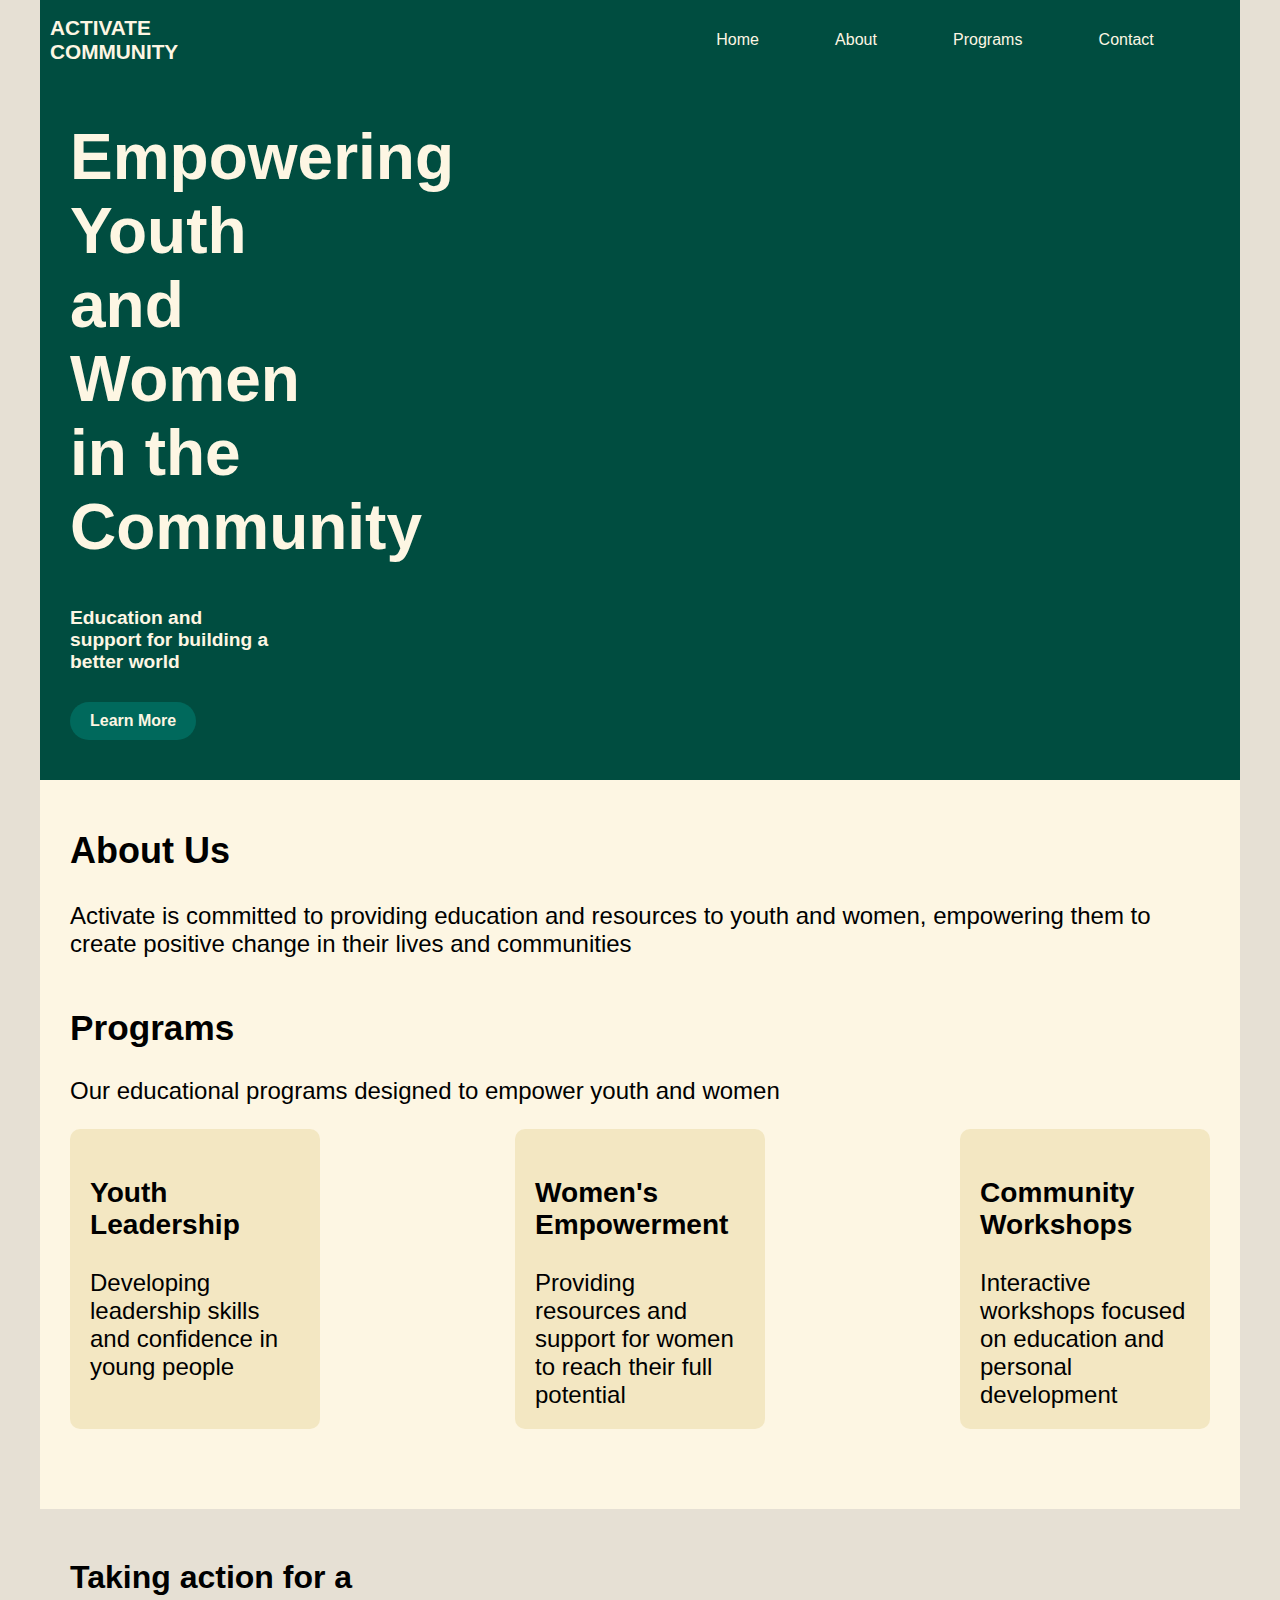
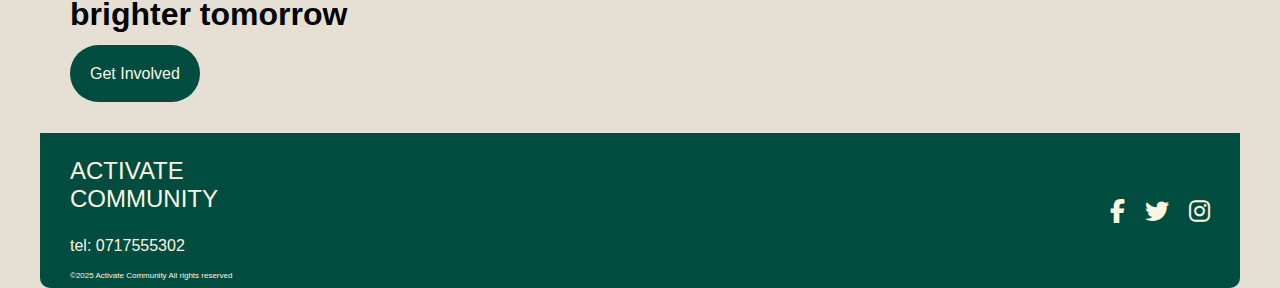
<file: index.html>
<!DOCTYPE html>
<html lang="en">
    <head>
        <meta charset="UTF-8" />
        <title>Activate Community</title>
        <link rel="stylesheet" href="styles.css" />
        <link rel="stylesheet" href="https://cdnjs.cloudflare.com/ajax/libs/font-awesome/6.5.0/css/all.min.css">
    </head>
    <body>
        <header id="head">
            <P>ACTIVATE COMMUNITY</P>
            <nav>
                <a href="#Home">Home</a>
                <a href="#About">About</a>
                <a href="#Programs">Programs</a>
                <a href="#Contact">Contact</a>
            </nav>
        </header>
        <main>
            <section id="Home">
            <h1>Empowering Youth and Women in the Community</h1>
            <p>Education and support for building a better world</p>
            <a href="learn_more.html">Learn More</a>
            </section>
            <section id="About">
                <h2>About Us</h2>
                <p>Activate is committed to providing education and resources to youth and women, empowering them to create positive change in their lives and communities</p>
            </section>
            <section id="Programs">
                <h2>Programs</h2>
                <p>Our educational programs designed to empower youth and women</p>
                <div class="flex">
                <div>
                    <h3>Youth Leadership</h3>
                    <p>Developing leadership skills and confidence in young people</p>
                </div>
                <div>
                    <h3>Women's Empowerment</h3>
                    <p>Providing resources and support for women to reach their full potential</p>
                </div>
                <div>
                    <h3>Community Workshops</h3>
                    <p>Interactive workshops focused on education and personal development</p>
                </div>
                </div>
            </section>
            </main>
            <div class="extra">
                <p>Taking action for a brighter tomorrow</p>
                <a href="join.html">Get Involved</a>
            </div>
            <footer id="Contact">
                <div class="info">
                <p>ACTIVATE COMMUNITY</p>
                <p>tel: 0717555302</p>
                <p>©2025 Activate Community All rights reserved</p>
                </div>
                <div class="icons">
                <i class="fa-brands fa-facebook-f"></i>
                <i class="fa-brands fa-twitter"></i>
                <i class="fa-brands fa-instagram"></i>
                </div>
            </footer>
    </body>
</html>
</file>
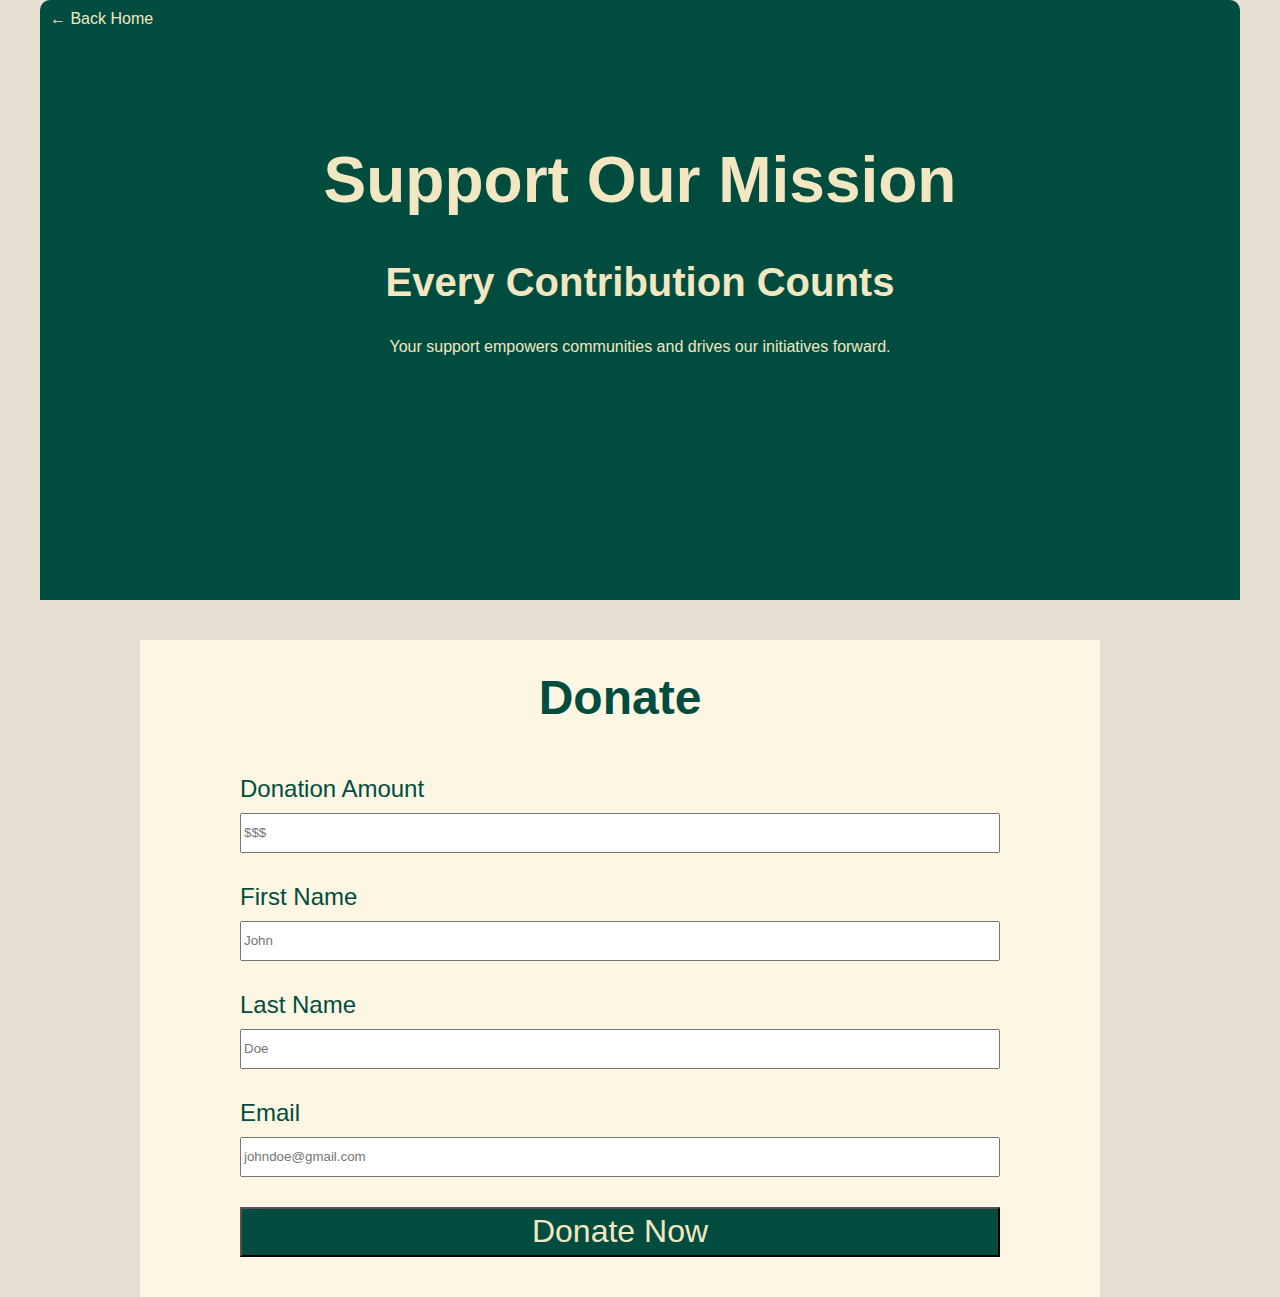
<file: Donate.html>
<!DOCTYPE html>
<html lang="en">
    <head>
        <title>Donate</title>
        <meta charset="utf-8">
        <meta name="viewport" content="width=device-width, initial-scale=1.0">
        <link rel="stylesheet" href="styles.css">
    </head>
    <body>
        <header class="donation_intro">
          <a href="index.html" class="back-home">← Back Home</a>
          <h1>Support Our Mission</h1>
          <h2>Every Contribution Counts</h2>
          <p>Your support empowers communities and drives our initiatives forward.</p>
        </header>
        <main id="donate_main">
            <h2>Donate</h2>
            <form class="donate_form">
                <label for="amount">Donation Amount</label>
                <input id="amount" type="number" name="amount" required placeholder="$$$">
                <label for="first_name">First Name</label>
                <input id="first_name" type="text" name="first_name" placeholder="John" required>
                <label for="last_name">Last Name</label>
                <input id="last_name" type="text" name="last_name" placeholder="Doe">
                <label for="email">Email</label>
                <input id="email" type="email" name="email" required placeholder="johndoe@gmail.com">
                <button type="submit">Donate Now</button>
            </form>
        </main>
    </body>
</html>
</file>
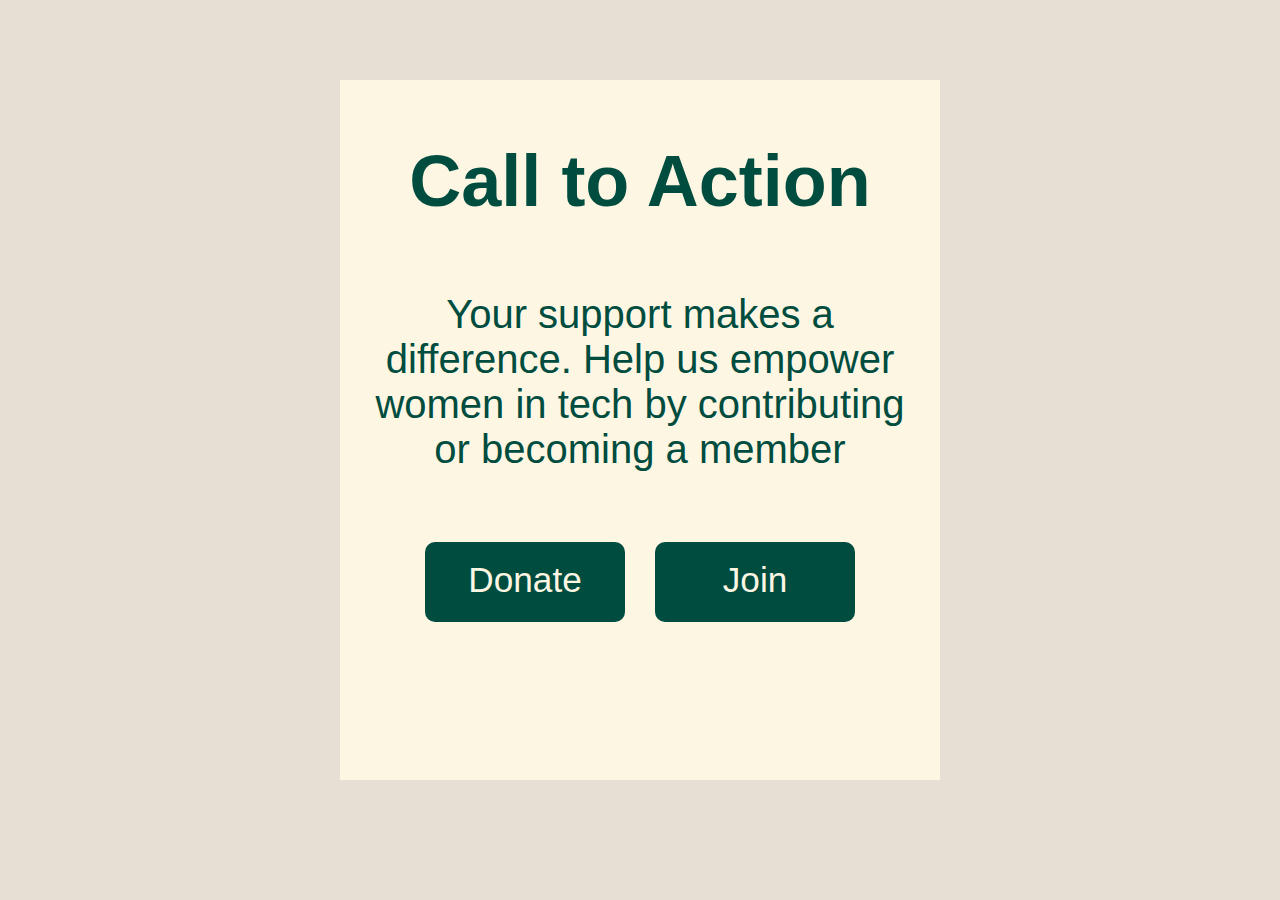
<file: Join.html>
<!DOCTYPE html>
<html lang="en">
    <head>
        <title>Take Action</title>
        <meta charset="utf-8">
        <meta name="viewport" content="width=device-width, initial-scale=1.0">
        <link rel="stylesheet" href="styles.css">
    </head>
    <body>
        <main id="join_main">
            <div id="join">
                <h2>Call to Action</h2>
                <p>Your support makes a difference. Help us empower women in tech by contributing or becoming a member</p>
                <div id="join_links">
                <a href="Donate.html">Donate</a>
                <a href="join2.html">Join</a>
                </div>
            </div>
        </main>
    </body>
</html>
</file>
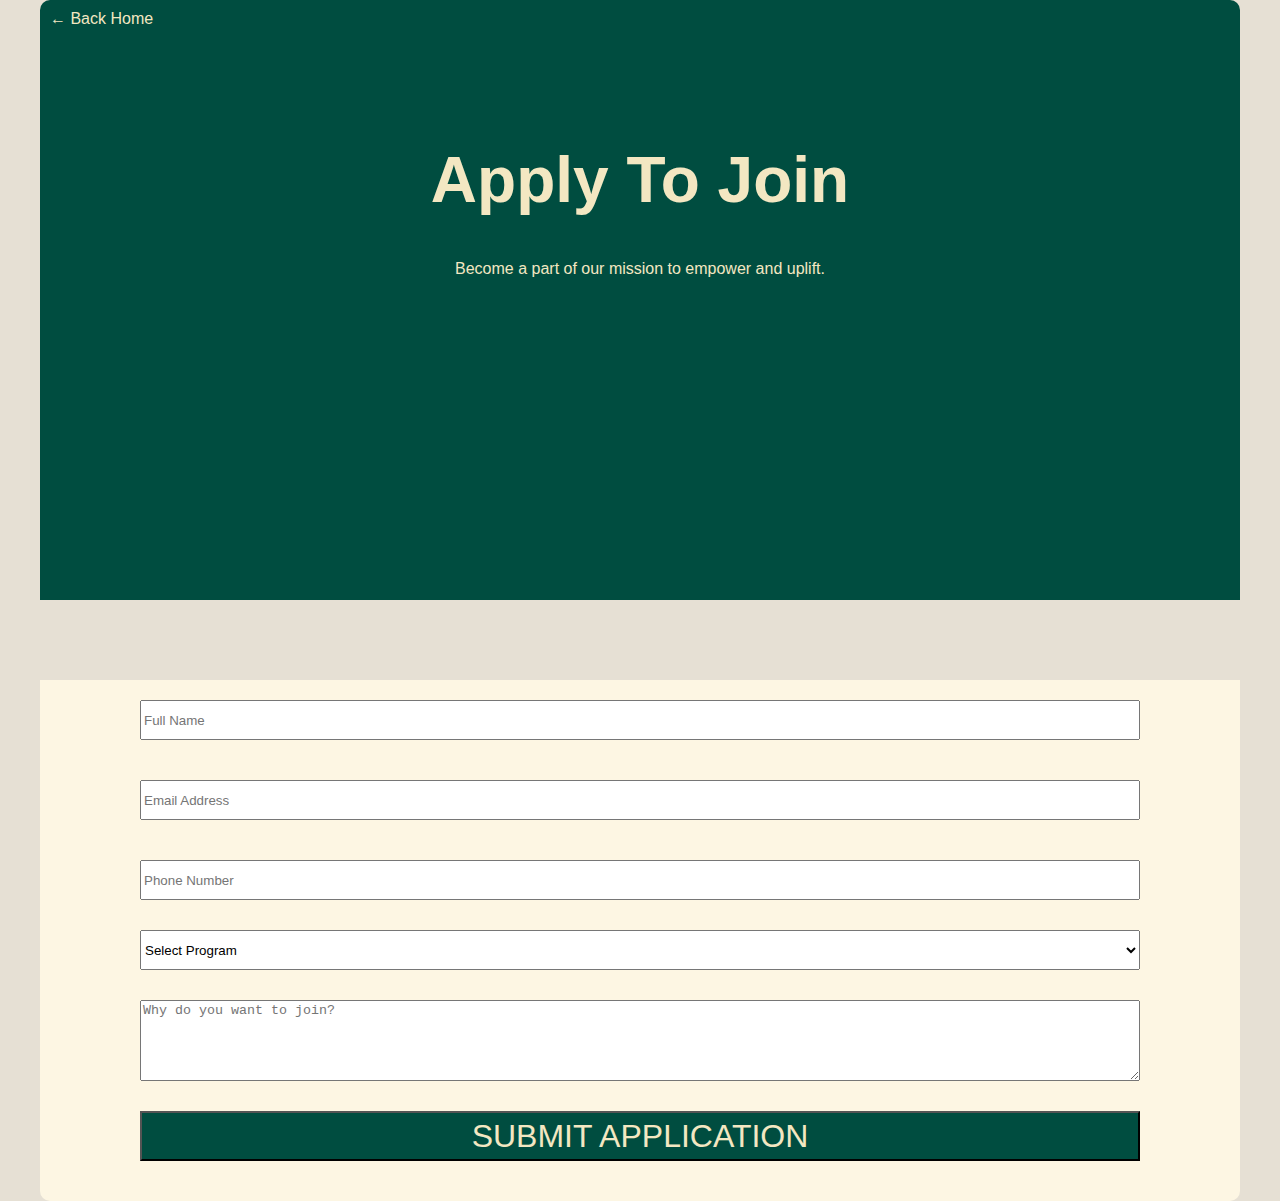
<file: join2.html>
<!DOCTYPE html>
<html lang="en">
    <head>
        <title>Join</title>
        <meta charset="utf-8">
        <meta name="viewport" content="width=device-width, initial-scale=1.0">
        <link rel="stylesheet" href="styles.css">
    </head>
    <body class="join2">
        <header id="join2_intro">
            <a href="index.html" class="back-home">← Back Home</a>
            <h1>Apply To Join</h1>
            <p>Become a part of our mission to empower and uplift.</p>
        </header>
        <main id="join2_main">
            <form>
                <input name="full_name" type="text" placeholder="Full Name" required>
                <input name="email" type="email" placeholder="Email Address" required>
                <input name="number" type="number" placeholder="Phone Number" required>
                <select id="options" name="options">
                    <option disabled selected>Select Program</option>
                </select>
                <textarea name="why" rows="5" cols="40" placeholder="Why do you want to join?"></textarea>
                <button type="submit" name="submit">SUBMIT APPLICATION</button>
            </form>
        </main>
    </body>
</html>
</file>
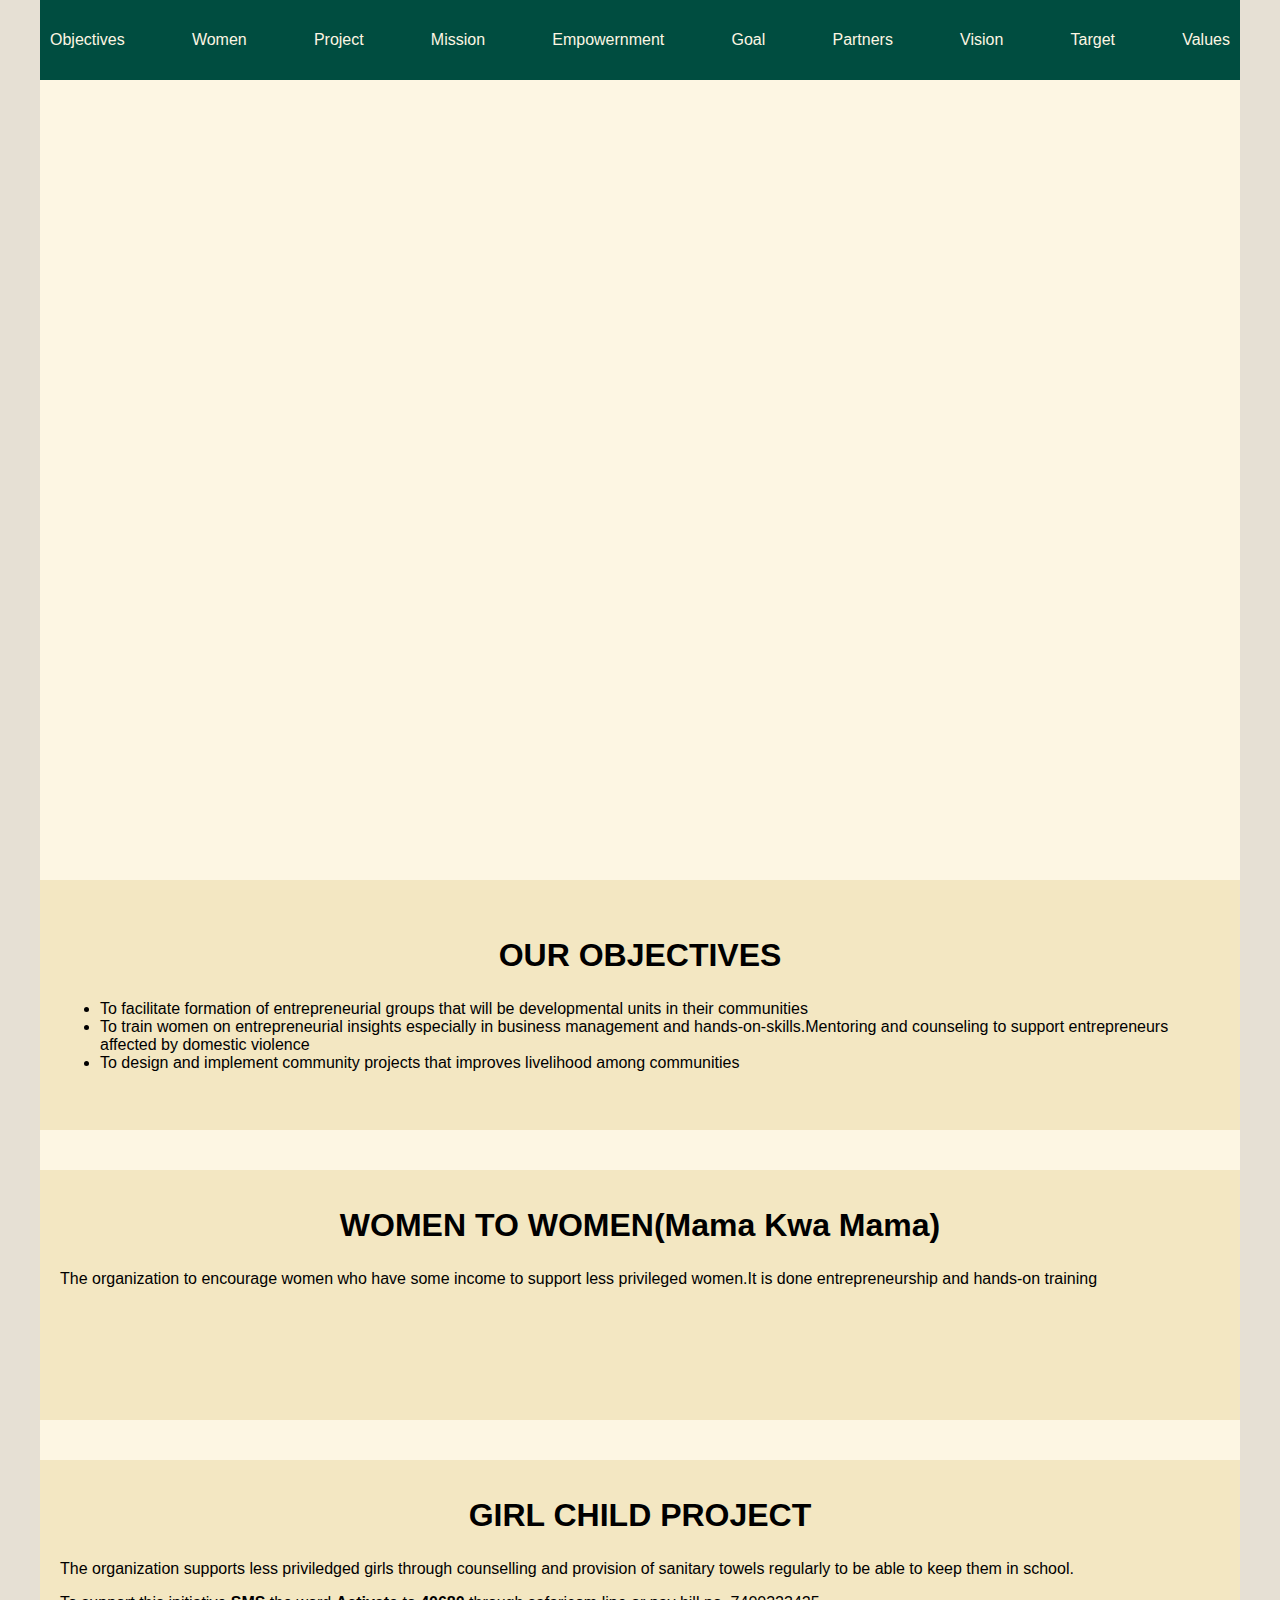
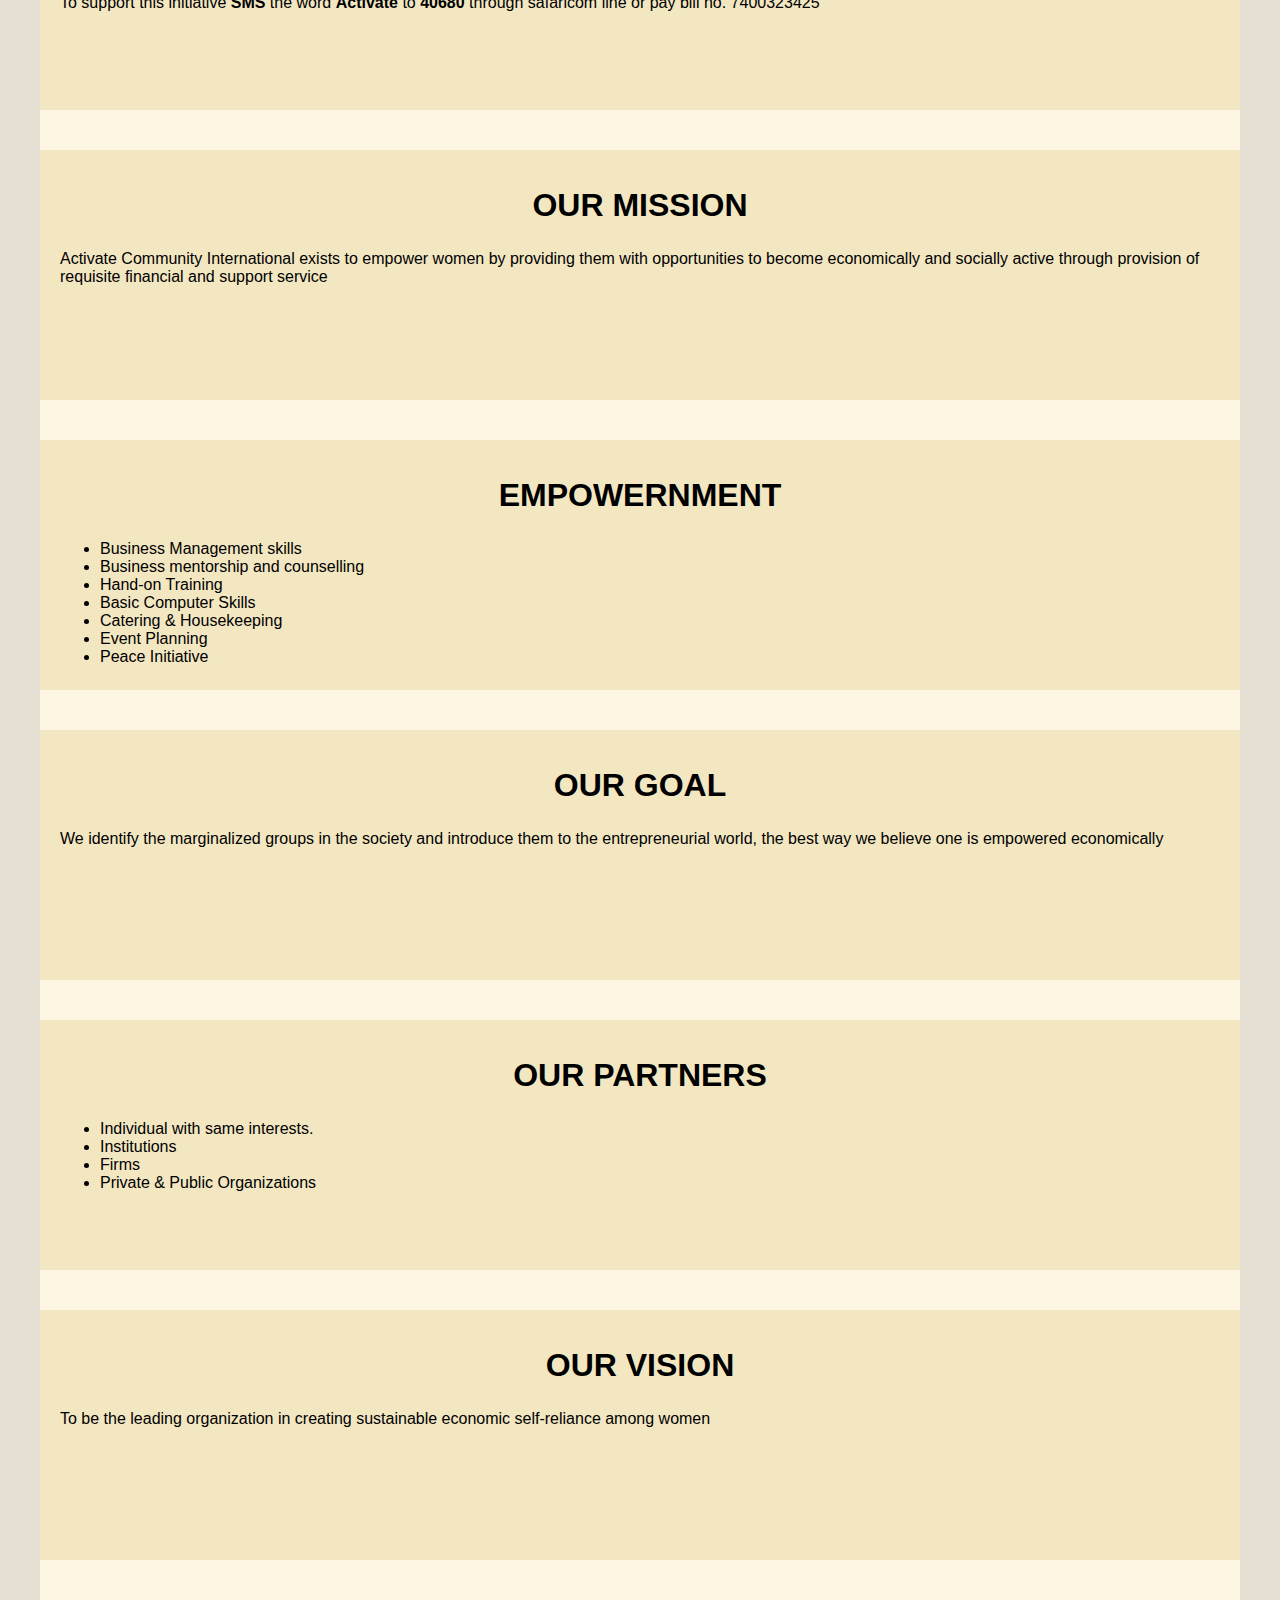
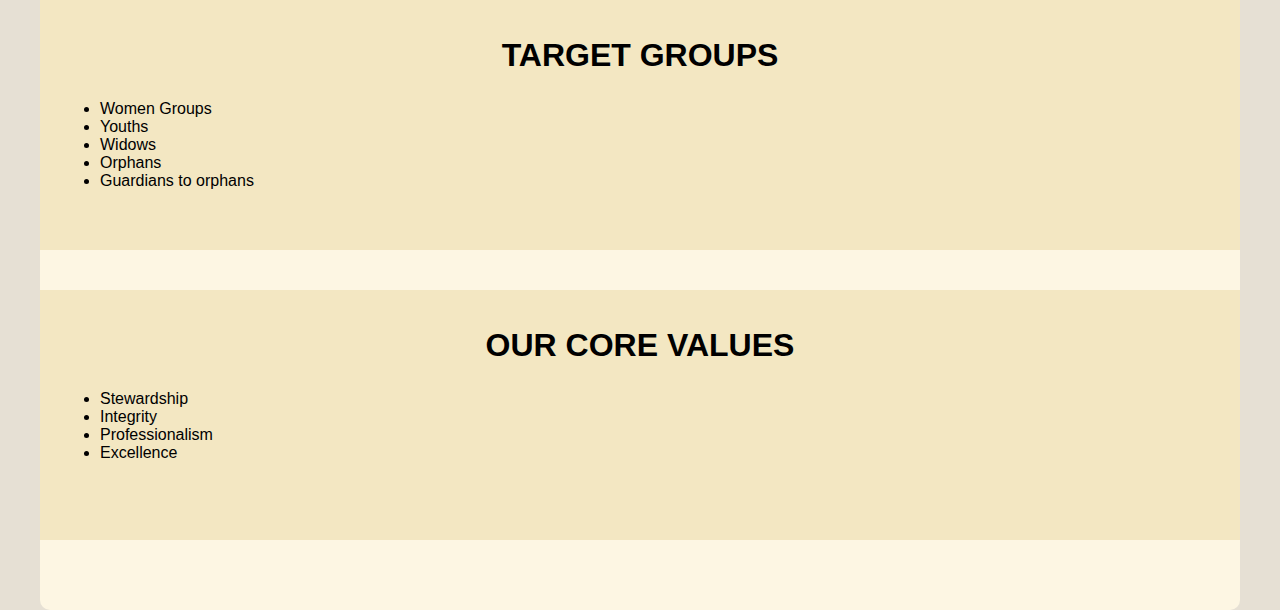
<file: learn_more.html>
<!DOCTYPE html>
<html lang="en">
    <head>
        <meta charset="UTF-8">
        <meta name="viewport" content="width=device-width, initial-scale=1.0">
        <title>Learn-more</title>
        <link rel="stylesheet" href="styles.css">
        <link href="https://fonts.googleapis.com/css2?family=Mogra&family=Passions+Conflict&family=Petit+Formal+Script&display=swap" rel="stylesheet">
    </head>
    <body>
        <header id="learn_head">
           <nav id="learn_links">
            <a href="#objectives">Objectives</a>
            <a href="#women">Women</a>
            <a href="#project">Project</a>
            <a href="#mission">Mission</a>
            <a href="#empowernment">Empowernment</a>
            <a href="#goal">Goal</a>
            <a href="#partners">Partners</a>
            <a href="#vision">Vision</a>
            <a href="#target">Target</a>
            <a href="#values">Values</a>
           </nav> 
        </header>
        <main id="learn_main">
            <section id="heading">
                <h1>ACTIVATE COMMUNITY INTERNATIONAL</h1>
                <p>Releasing Potentials</p>
            </section>
            <div class="learn_section">
            <section id="objectives">
                <h2>OUR OBJECTIVES</h2>
                <ul>
                    <li>To facilitate formation of entrepreneurial groups that will be developmental units in their communities</li>
                    <li>To train women on entrepreneurial insights especially in business management and hands-on-skills.Mentoring and counseling to support entrepreneurs affected by domestic violence</li>
                    <li>To design and implement community projects that improves livelihood among communities</li>
                </ul>
            </section>
            <section id="women">
                <h2>WOMEN TO WOMEN(Mama Kwa Mama)</h2>
                <p>The organization to encourage women who have some income to support less privileged women.It is done entrepreneurship and hands-on training</p>
            </section>
            <section id="project">
                <h2>GIRL CHILD PROJECT</h2>
                <p>The organization supports less priviledged girls through counselling and provision of sanitary towels regularly to be able to keep them in school.</p>
                <p>To support this initiative <b>SMS</b> the word <b>Activate</b> to <b>40680</b> through safaricom line or pay bill no. 7400323425</p>
            </section>
            <section id="mission">
                <h2>OUR MISSION</h2>
                <p>Activate Community International exists to empower women by providing them with opportunities to become economically and socially active through provision of requisite financial and support service</p>
            </section>
            <section id="empowernment">
                <h2>EMPOWERNMENT</h2>
                <ul>
                    <li>Business Management skills</li>
                    <li>Business mentorship and counselling</li>
                    <li>Hand-on Training</li>
                    <li>Basic Computer Skills</li>
                    <li>Catering & Housekeeping</li>
                    <li>Event Planning</li>
                    <li>Peace Initiative</li>
                </ul>
            </section>
            <section id="goal">
                <h2>OUR GOAL</h2>
                <p>We identify the marginalized groups in the society and introduce them to the entrepreneurial world, the best way we believe one is empowered economically</p>
            </section>
            <section id="partners">
                <h2>OUR PARTNERS</h2>
                <ul>
                    <li>Individual with same interests.</li>
                    <li>Institutions</li>
                    <li>Firms</li>
                    <li>Private & Public Organizations</li>
                </ul>
            </section>
            <section id="vision">
                <h2>OUR VISION</h2>
                <p>To be the leading organization in creating sustainable economic self-reliance among women</p>
            </section>
            <section id="target">
                <h2>TARGET GROUPS</h2>
                <ul>
                    <li>Women Groups</li>
                    <li>Youths</li>
                    <li>Widows</li>
                    <li>Orphans</li>
                    <li>Guardians to orphans</li>
                </ul>
            </section>
            <section id="values">
                <h2>OUR CORE VALUES</h2>
                <ul>
                    <li>Stewardship</li>
                    <li>Integrity</li>
                    <li>Professionalism</li>
                    <li>Excellence</li>
                </ul>
            </section>
            </div>
        </main>
        <footer></footer>
    </body>
</html>
</file>
<file: styles.css>
:root {
    --deepgreen: #004d40;
    --lightcream: #fdf6e3;
    --lightgreen: #00695c;
    --deepcream: #f3e7c2;
    --body: #e6e0d4;
}
html, body {
    box-sizing: border-box;
    margin: 0;
    padding: 0;
    font-family: Arial, Helvetica, sans-serif;
    width: 100%;
    overflow-x: hidden; 
}
*, ::after, ::before{
    box-sizing: border-box;
}
header{
    width: 100%;
    height: 80px;
    background-color: var(--deepgreen);
    color: var(--lightcream);
    padding: 10px;
    position: fixed;
    top: 0;
    z-index: 1;
    max-width: 1200px;
    scroll-padding-top: 80px;
}
#head, #learn_links{
    display: flex;
    justify-content: space-between;
    align-items: center;
}
#learn_links {
    height: 100%;
}
#head nav{
    display: flex;
    justify-content: space-evenly;
    align-items: center;
    width: 50%;
}
nav a{
    text-decoration: none;
    color: var(--lightcream);
}
#head p{
    width: 50px;
    font-weight: bold;
    font-size: 1.3rem;
}
main {
    margin-top: 80px;
    background-color: var(--lightcream);
    padding-bottom: 30px;
}
#Home {
    height: 700px;
    padding-top: 20px;
    padding-left: 30px;
    background-color: var(--deepgreen);
    background-image: url(https://i.pinimg.com/1200x/23/3b/26/233b2698248a656f7285567df7be02fd.jpg);
    background-size: cover;
    background-position: right center;
    background-repeat: no-repeat;
}
#Home a {
    text-decoration: none;
    color: var(--lightcream);
    background-color: var(--lightgreen);
    padding: 10px 20px;
    margin-top: 10px;
    display: inline-block;
    border-radius: 20px;
    font-weight: bold;
}
#Home h1 {
    margin-top: 20px;
    font-size: 4rem;
    width: 300px;
    color: var(--lightcream);
}
#Home p {
    font-weight: bold;
    width: 200px;
    color: var(--lightcream);
    font-size: 1.2rem;
}
body {
    background-color: var(--body);
    border-radius: 10px;
    margin: 0 auto;
    max-width: 1200px;
}
#About {
    font-size: 1.5rem;
    margin: 50px 30px;
}
#Programs {
    margin: 50px 30px;
}
#Programs p {
    font-size: 1.5rem;
}
#Programs h2 {
    font-size: 2.2rem;
}
.flex {
    display: flex;
    justify-content: space-between;
}
.flex div {
    width: 250px;
    background-color: var(--deepcream); 
    padding: 20px;
    height: 300px;
    font-size: 1.5rem;
    border-radius: 10px;
}

.extra p{
   font-size: 2rem;
   width: 300px;
   font-weight: bold;
} 
.extra a {
    text-decoration: none;
    background-color: var(--deepgreen);
    color: var(--lightcream);
    width: 100px;
    text-align: center;
    padding: 20px;
    border-radius: 30px;
}
footer {
    display: flex;
    background-color: var(--deepgreen);
    color: var(--lightcream);
    justify-content: space-between;
    align-items: center;
    padding: 0 30px;
}
.icons {
    display: flex;
    gap: 20px;
    font-size: 1.5rem;
}
.info p:nth-of-type(1) {
    font-size: 1.5rem;
    width: 100px;
}
.info p:nth-of-type(3) {
    font-size: 0.5rem;
}
.extra {
    margin: 50px 30px;
}
/*learn_more*/
#heading {
    width: 100%;
    height: 800px;
    padding-top: 200px;
    text-align: center;
    background-size: contain;
    background-size: cover;
    background-image: url(https://i.pinimg.com/1200x/0d/19/2c/0d192c864a349792365ec0146d446030.jpg);
}
#heading p{
    font-family: "Mogra", cursive;
    font-weight: 300;
    font-size: 1.5rem;
    padding-top: 0;
    margin-top: 5px;
    color: var(--lightcream);
}
#heading h1{
    color: var(--lightcream);
    font-size: 3rem;
    letter-spacing: 2px;
    font-weight: 750;
    padding-bottom: 0;
    margin-bottom: 0;
}
#objectives {
   padding-top: 30px;
}
.learn_section h2{
    text-align: center;
    font-size: 2rem;
}
.learn_section section{
    padding: 10px 20px;
    height: 250px;
    background-color: var(--deepcream);
    margin-bottom: 40px;
}
/*Join*/
#join {
    height: 700px;
    width: 600px;
    background-color: var(--lightcream);
    margin: 0 auto;
    display: flex;
    flex-direction: column;
    align-items: center;
    color: var(--deepgreen);
}
#join_main {
    background-color: var(--body);
}
#join h2{
    font-size: 4.5rem;
    margin-bottom: 0;
}
#join p {
    font-size: 2.5rem;
    padding: 30px;
    text-align: center;
}
#join_links{
    text-align: center;
    display: flex;
    justify-content: center;
    align-items: center;
    gap: 30px;
}
#join_links a{
    background-color: var(--deepgreen);
    text-decoration: none;
    color: var(--lightcream);
    height: 80px;
    width: 200px;
    display: block;
    padding-top: 18px;
    font-size: 2.2rem;
    border-radius: 10px;
}
#donate_main form{
    display: flex;
    flex-direction: column;
}
.donation_intro, #join2_intro{
    height: 600px;
    padding-top: 100px;
    position: static;
    background-size: cover;
    background-image: url(https://i.pinimg.com/1200x/93/f4/56/93f456a574e3e7f538da7355b5d8c7c0.jpg);
}
.donation_intro h2, .donation_intro h1, .donation_intro p, #join2_intro p, #join2_intro h1{
    text-align: center;
    color: var(--deepcream);
}
.donation_intro a, #join2_intro a{
    position: absolute;
    top: 10px;
    text-decoration: none;
    color: var(--deepcream)
}
.donation_intro h1, #join2_intro h1{
    font-size: 4rem;
}
.donation_intro h2{
    font-size: 2.5rem;
}
#donate_main{
    margin-top: 40px;
    width: 80%;
    margin-left: 100px;
    color: var(--deepgreen);
}
#donate_main h2{
    text-align: center;
    font-size: 3rem;
    padding-top: 30px;
}
form{
    padding: 10px 100px;
    font-size: 1.5rem;
}
form input{
    margin-bottom: 30px;
    height: 40px;
    margin-top: 10px;
}
form button{
    height: 50px;
    font-size: 2rem;
    background-color: var(--deepgreen);
    color: var(--deepcream);
}
#join2_main form{
    display: flex;
    flex-direction: column;
}
#join2_main select{
    margin-bottom: 30px;
    height: 40px;
}
#join2_main textarea{
    margin-bottom: 30px;
}
@media (max-width: 600px) {
   #join h2 {
    font-size: 1.5rem;
  }
  #join p {
    font-size: 1rem;
  }
  #join a{
    font-size: 1rem;
    height: 30px;
    width: 100px;
    padding-top: 5px;
  }
  #join {
    width: 80%;
    height: 300px;
  }
  .donate_form {
    width: 100vw;
    justify-content: center;
    text-align: center;
    padding: 10px; 
  }
  #donate_main {
    margin: 0;
    width: 100vw;
  }
  .donate_form label, .donate_form input {
    width: 350px;
  }
  .donate_form button{
    width: 200px;
    align-self: center;
    border-radius: 10px;
  }
  .donation_intro, #join2_intro{
    background-position: center;
    width: 100vw;
  }
  #join2_main form{
     width: 480px;
     padding-left: 5px;
  }
  #join2_main button{
    width: 200px;
    font-size: 1rem;
    align-self: center;
    border-radius: 10px;
  }
  #learn_head {
    display: none;
  }
  #learn_main {
    margin-top: 0;
  }
  #heading {
    background-position: center;
    padding-top: 40px;
    height: 100vh;
  }
  #heading h1 {
    font-size: 2.7rem;
    line-height: 80px;padding-top: 10px;
  }
  .learn_section section{
    height: 400px;
  }
}
</file>
